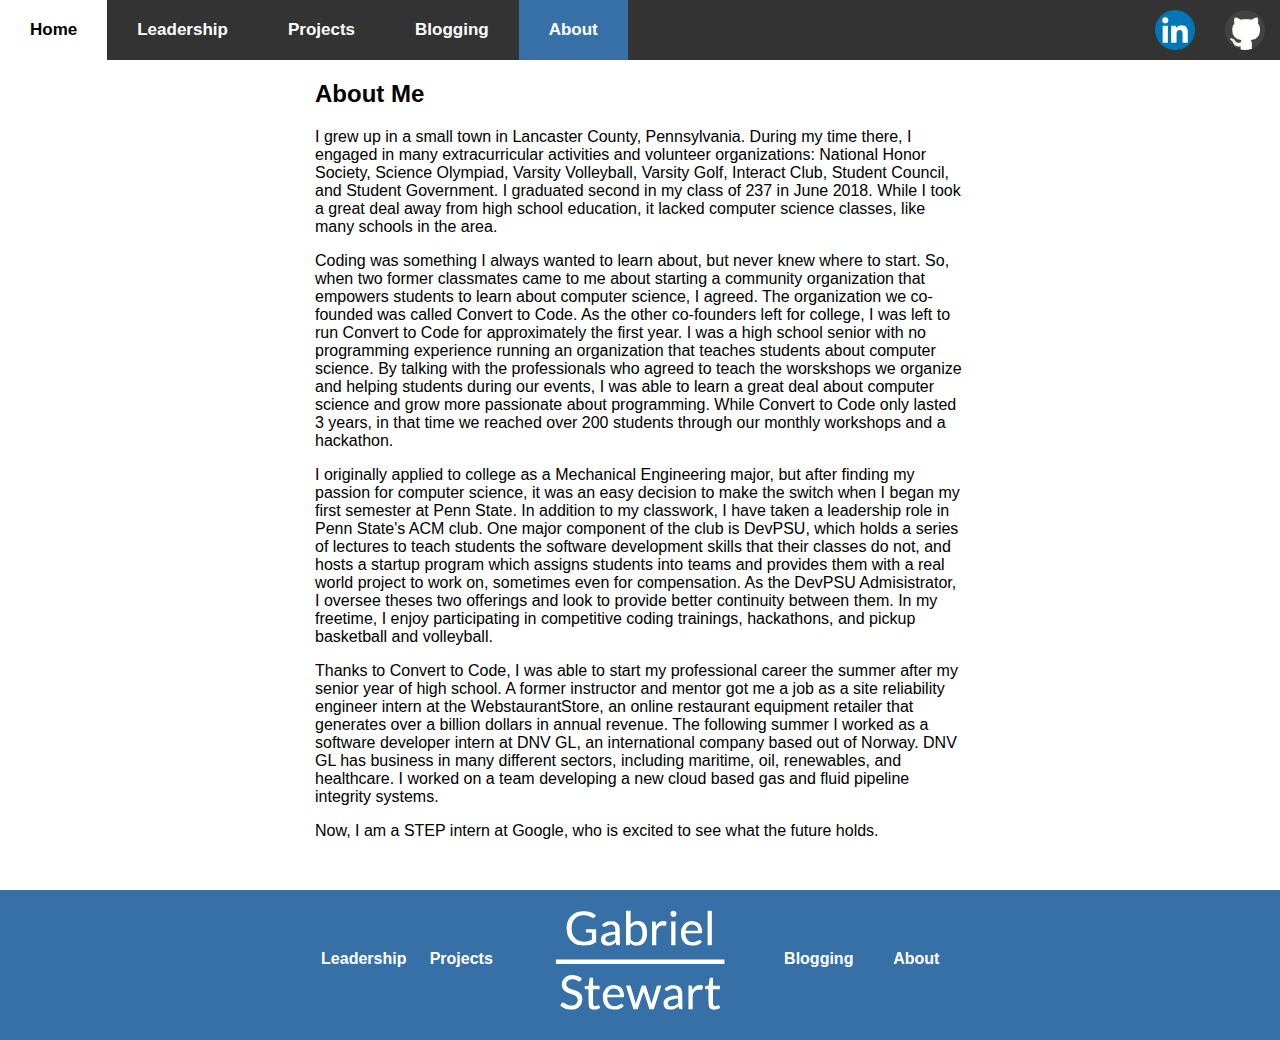
<file: portfolio/src/main/webapp/about.html>
<!DOCTYPE html>
<html>
  <head>
    <meta charset="UTF-8">
    <title>My Portfolio</title>
    <link rel="stylesheet" href="style.css">
    <script src="script.js"></script>
  </head>
  <body>
    <div id="page">
      <div class="top-navigation">
        <a href="index.html">Home</a>
        <a href="leadership.html">Leadership</a>
        <a href="projects.html">Projects</a>
        <a href="blogging.html">Blogging</a>
        <a class="active" href="about.html">About</a>
        <div class="top-navigation-right">
          <a href="https://www.linkedin.com/in/gabriel-stewart-311206171">
            <img src="images/linkedin-logo.png" alt="Linkedin Account">
          </a>
          <a href="https://github.com/glstewart17">
            <img src="images/github-logo.png" alt="Github Account">
          </a>
        </div>
      </div>
      <div id="content">
        <h2>About Me</h2>
        <p>I grew up in a small town in Lancaster County, Pennsylvania. During my time there, I engaged in many extracurricular activities and volunteer 
          organizations: National Honor Society, Science Olympiad, Varsity Volleyball, Varsity Golf, Interact Club, Student Council, and Student Government. 
          I graduated second in my class of 237 in June 2018. While I took a great deal away from high school education, it lacked computer science classes, 
          like many schools in the area.
          
        <p>Coding was something I always wanted to learn about, but never knew where to start. So, when two former classmates came to me about starting a community organization 
          that empowers students to learn about computer science, I agreed. The organization we co-founded was called Convert to Code. As the other co-founders left for college, 
          I was left to run Convert to Code for approximately the first year. I was a high school senior with no programming experience running an organization that teaches 
          students about computer science. By talking with the professionals who agreed to teach the worskshops we organize and helping students during our events, I was able 
          to learn a great deal about computer science and grow more passionate about programming. While Convert to Code only lasted 3 years, in that time we reached over 200 
          students through our monthly workshops and a hackathon.
  
        <p>I originally applied to college as a Mechanical Engineering major, but after finding my passion for computer science, it was an easy decision to make the switch
          when I began my first semester at Penn State. In addition to my classwork, I have taken a leadership role in Penn State's ACM club. One major component of the club
          is DevPSU, which holds a series of lectures to teach students the software development skills that their classes do not, and hosts a startup program which assigns
          students into teams and provides them with a real world project to work on, sometimes even for compensation. As the DevPSU Admisistrator, I oversee theses two 
          offerings and look to provide better continuity between them. In my freetime, I enjoy participating in competitive coding trainings, hackathons, and pickup basketball
          and volleyball.
  
        <p>Thanks to Convert to Code, I was able to start my professional career the summer after my senior year of high school. A former instructor and mentor got me a job as 
          a site reliability engineer intern at the WebstaurantStore, an online restaurant equipment retailer that generates over a billion dollars in annual revenue. The
          following summer I worked as a software developer intern at DNV GL, an international company based out of Norway. DNV GL has business in many different sectors,
          including maritime, oil, renewables, and healthcare. I worked on a team developing a new cloud based gas and fluid pipeline integrity systems.
  
        <p>Now, I am a STEP intern at Google, who is excited to see what the future holds.
        
        <p class="secret">I know how to ride a unicycle.
      </div>
      <div class="footer">
        <div class="footer-container">
          <div class="footer-column">
            <a href="leadership.html">Leadership</a>
          </div>
          <div class="footer-column">
            <a href="projects.html">Projects</a>
          </div>
          <div class="footer-column-logo">
            <a href="index.html">
              <img src="images/logo-white.svg" alt="Logo">
            </a>
          </div>
          <div class="footer-column">
            <a href="blogging.html">Blogging</a>
          </div>
          <div class="footer-column">
            <a href="about.html">About</a>
          </div>
        </div>
      </div>
    </div>
  </body>
</html>
</file>
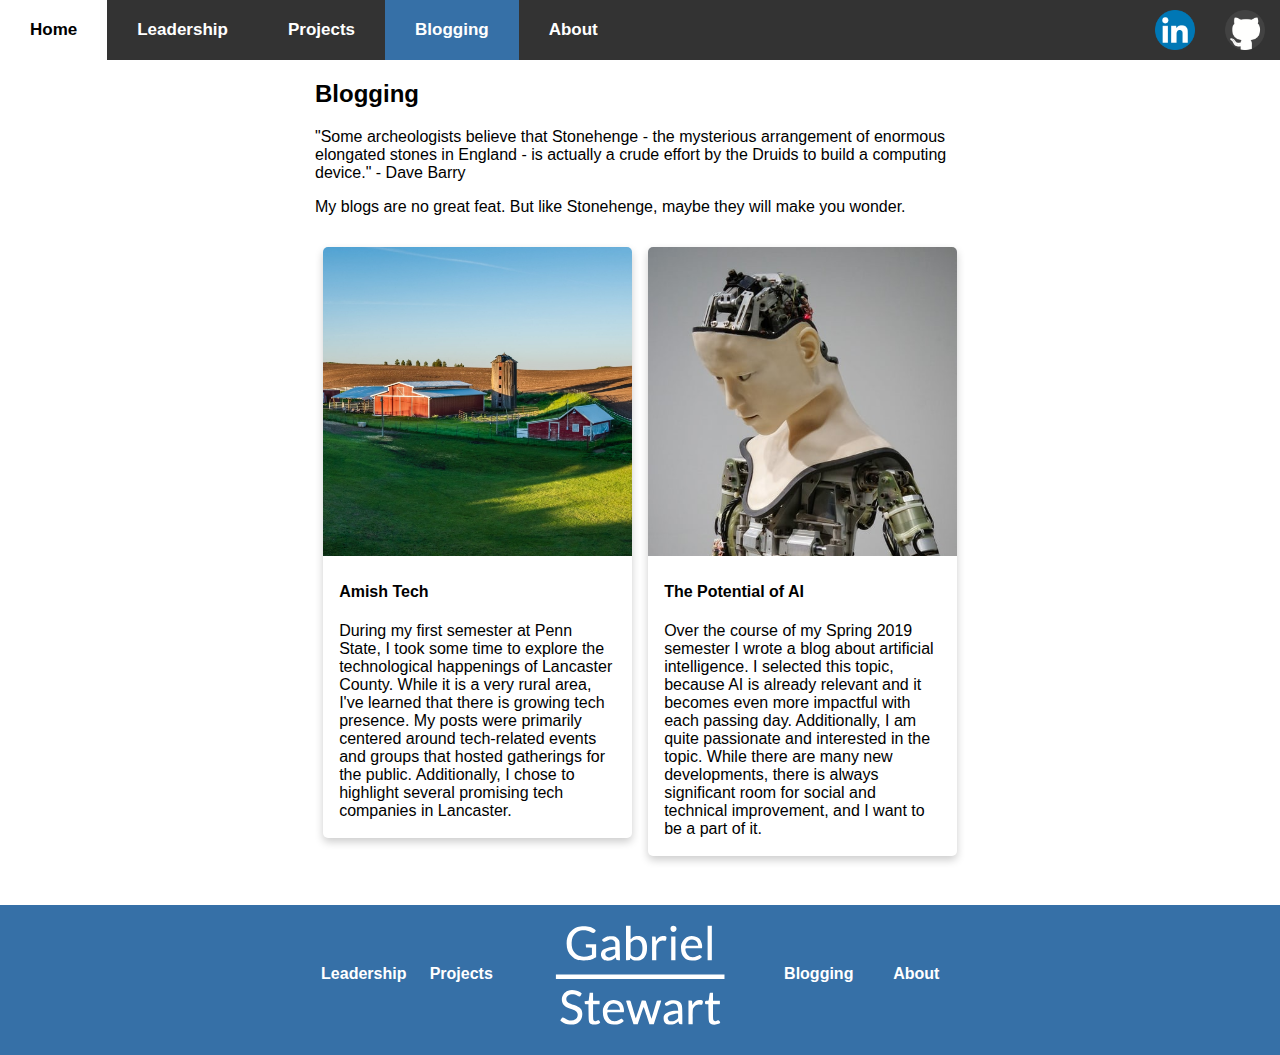
<file: portfolio/src/main/webapp/blogging.html>
<!DOCTYPE html>
<html>
  <head>
    <meta charset="UTF-8">
    <title>My Portfolio</title>
    <link rel="stylesheet" href="style.css">
    <script src="script.js"></script>
  </head>
  <body>
    <div id="page">
      <div class="top-navigation">
        <a href="index.html">Home</a>
        <a href="leadership.html">Leadership</a>
        <a href="projects.html">Projects</a>
        <a class="active" href="blogging.html">Blogging</a>
        <a href="about.html">About</a>
        <div class="top-navigation-right">
          <a href="https://www.linkedin.com/in/gabriel-stewart-311206171">
            <img src="images/linkedin-logo.png" alt="Linkedin Account">
          </a>
          <a href="https://github.com/glstewart17">
            <img src="images/github-logo.png" alt="Github Account">
          </a>
        </div>
      </div>
      <div id="content">
        <h2>Blogging</h2>
        <p>"Some archeologists believe that Stonehenge - the mysterious arrangement of enormous elongated stones 
            in England - is actually a crude effort by the Druids to build a computing device." - Dave Barry
        <p>My blogs are no great feat. But like Stonehenge, maybe they will make you wonder.
        <div class="column">
          <a href="https://sites.psu.edu/gabespassionblog/">
            <div class="card">
              <img src="images/farm.jpg" alt="Farm Land">
              <div class="card-container">
                <h4><b>Amish Tech</b></h4> 
                <p>During my first semester at Penn State, I took some time to explore the technological happenings 
                  of Lancaster County. While it is a very rural area, I've learned that there is growing tech presence.
                  My posts were primarily centered around tech-related events and groups that hosted gatherings  
                  for the public. Additionally, I chose to highlight several promising tech companies in Lancaster.
              </div>
            </div>
          </a>
        </div>
        <div class="column">
          <a href="https://sites.psu.edu/glspassionblog/">
            <div class="card">
              <img src="images/ai.jpeg" alt="Artificial Intelligence">
              <div class="card-container">
                <h4><b>The Potential of AI</b></h4> 
                <p>Over the course of my Spring 2019 semester I wrote a blog about artificial intelligence. 
                  I selected this topic, because AI is already relevant and it becomes even more impactful
                  with each passing day. Additionally, I am quite passionate and interested in the topic. While 
                  there are many new developments, there is always significant room for social and technical  
                  improvement, and I want to be a part of it.
              </div>
            </div>
          </a>
        </div>
        <p class="secret">I want to work with AI professionally.
      </div>
      <div class="footer">
        <div class="footer-container">
          <div class="footer-column">
            <a href="leadership.html">Leadership</a>
          </div>
          <div class="footer-column">
            <a href="projects.html">Projects</a>
          </div>
          <div class="footer-column-logo">
            <a href="index.html">
              <img src="images/logo-white.svg" alt="Logo">
            </a>
          </div>
          <div class="footer-column">
            <a href="blogging.html">Blogging</a>
          </div>
          <div class="footer-column">
            <a href="about.html">About</a>
          </div>
        </div>
      </div>
    </div>
  </body>
</html>
</file>
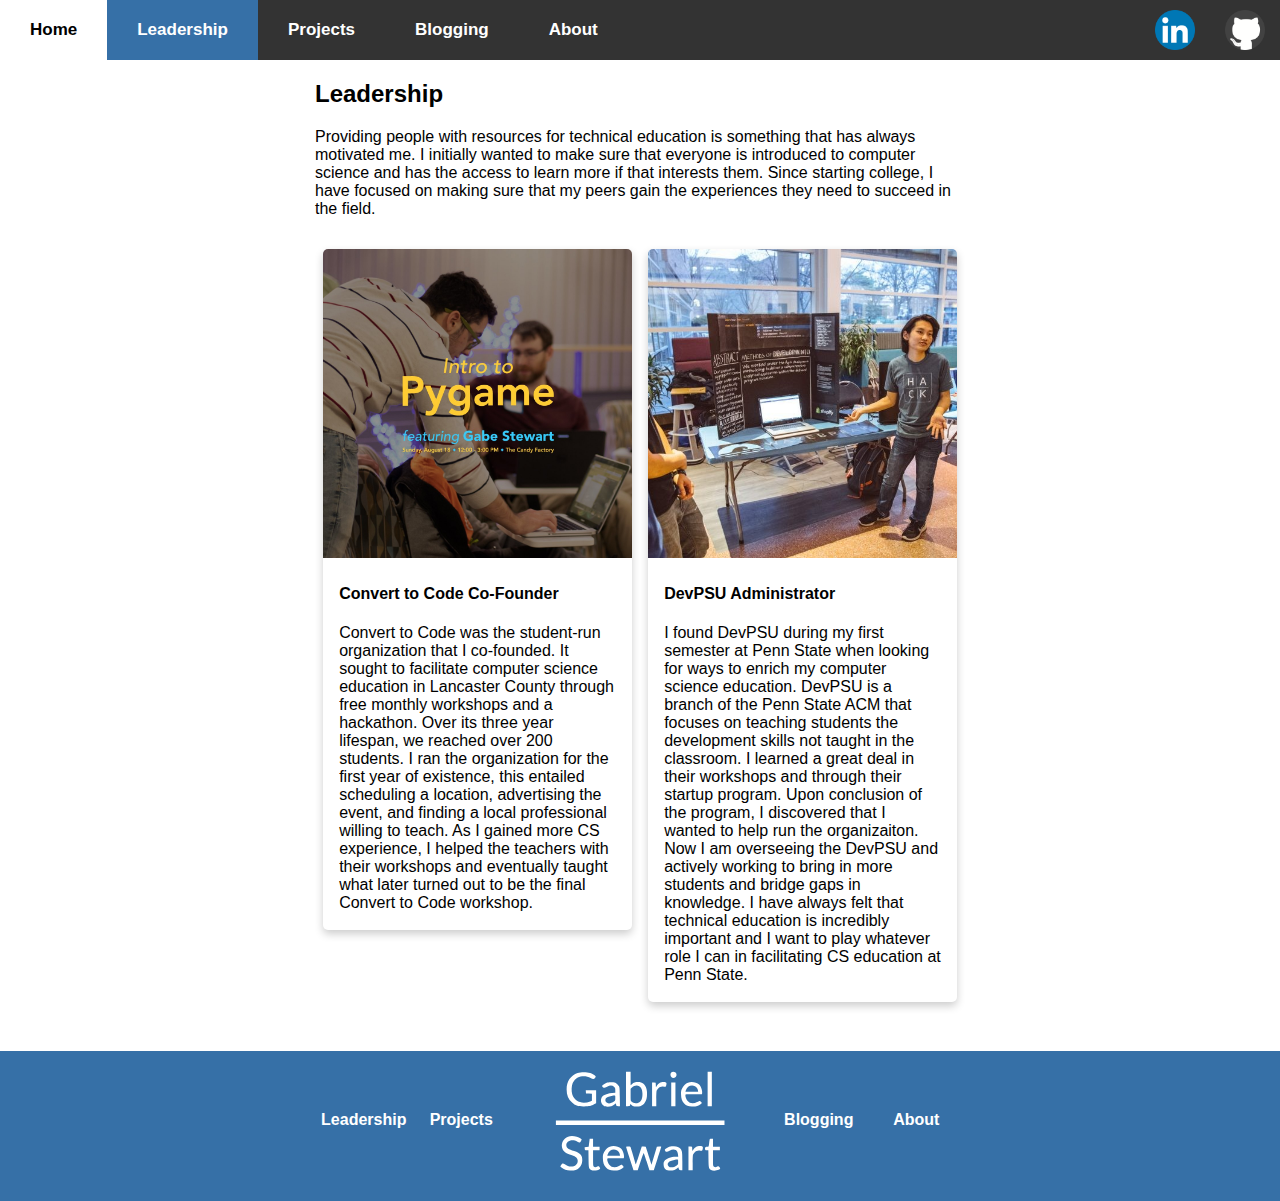
<file: portfolio/src/main/webapp/leadership.html>
<!DOCTYPE html>
<html>
  <head>
    <meta charset="UTF-8">
    <title>My Portfolio</title>
    <link rel="stylesheet" href="style.css">
    <script src="script.js"></script>
  </head>
  <body>
    <div id="page">
      <div class="top-navigation">
        <a href="index.html">Home</a>
        <a class="active" href="leadership.html">Leadership</a>
        <a href="projects.html">Projects</a>
        <a href="blogging.html">Blogging</a>
        <a href="about.html">About</a>
        <div class="top-navigation-right">
          <a href="https://www.linkedin.com/in/gabriel-stewart-311206171">
            <img src="images/linkedin-logo.png" alt="Linkedin Account">
          </a>
          <a href="https://github.com/glstewart17">
            <img src="images/github-logo.png" alt="Github Account">
          </a>
        </div>
      </div> 
      <div id="content">
        <h2>Leadership</h2>
        <p>Providing people with resources for technical education is something that has always motivated me. 
          I initially wanted to make sure that everyone is introduced to computer science and has the access to 
          learn more if that interests them. Since starting college, I have focused on making sure that my peers 
          gain the experiences they need to succeed in the field.
        <div class="column">
          <a href="https://www.facebook.com/convert2code/">
            <div class="card">
              <img src="images/c2c.jpg" alt="Artificial Intelligence">
              <div class="card-container">
                <h4><b>Convert to Code Co-Founder</b></h4> 
                <p>Convert to Code was the student-run organization that I co-founded. It sought to facilitate 
                  computer science education in Lancaster County through free monthly workshops and a hackathon. 
                  Over its three year lifespan, we reached over 200 students. I ran the organization for the first 
                  year of existence, this entailed scheduling a location, advertising the event, and finding a
                  local professional willing to teach. As I gained more CS experience, I helped the teachers with
                  their workshops and eventually taught what later turned out to be the final Convert to Code
                  workshop.
              </div>
            </div>
          </a>
        </div>
        <div class="column">
          <a href="https://acm.psu.edu/devpsu/">
            <div class="card">
              <img src="images/devpsu.jpg" alt="DevPSU">
              <div class="card-container">
                <h4><b>DevPSU Administrator</b></h4> 
                <p>I found DevPSU during my first semester at Penn State when looking for ways to enrich my 
                  computer science education. DevPSU is a branch of the Penn State ACM that focuses 
                  on teaching students the development skills not taught in the classroom. I learned a great 
                  deal in their workshops and through their startup program. Upon conclusion of the program, 
                  I discovered that I wanted to help run the organizaiton. Now I am overseeing the DevPSU and 
                  actively working to bring in more students and bridge gaps in knowledge. I have always felt 
                  that technical education is incredibly important and I want to play whatever role I can in 
                  facilitating CS education at Penn State.
              </div>
            </div>
          </a>
        </div>
        <p class="secret">I really just want to help people learn.
      </div>
      <div class="footer">
        <div class="footer-container">
          <div class="footer-column">
            <a href="leadership.html">Leadership</a>
          </div>
          <div class="footer-column">
            <a href="projects.html">Projects</a>
          </div>
          <div class="footer-column-logo">
            <a href="index.html">
              <img src="images/logo-white.svg" alt="Logo">
            </a>
          </div>
          <div class="footer-column">
            <a href="blogging.html">Blogging</a>
          </div>
          <div class="footer-column">
            <a href="about.html">About</a>
          </div>
        </div>
      </div>
  </body>
</html>
</file>
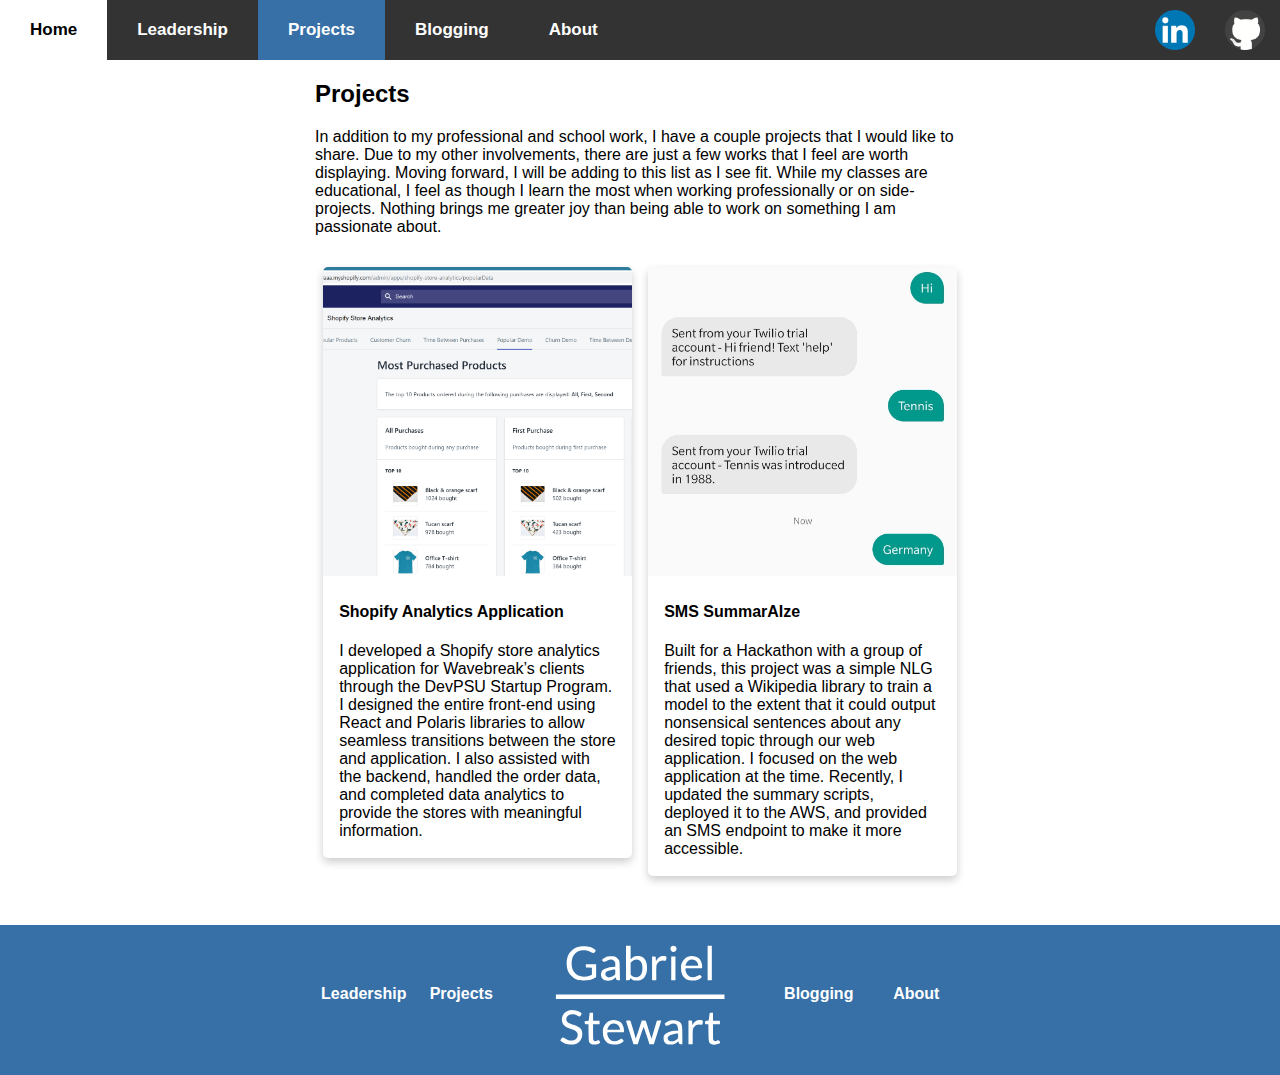
<file: portfolio/src/main/webapp/projects.html>
<!DOCTYPE html>
<html>
  <head>
    <meta charset="UTF-8">
    <title>My Portfolio</title>
    <link rel="stylesheet" href="style.css">
    <script src="script.js"></script>
  </head>
  <body>
    <div id="page">
      <div class="top-navigation">
        <a href="index.html">Home</a>
        <a href="leadership.html">Leadership</a>
        <a class="active" href="projects.html">Projects</a>
        <a href="blogging.html">Blogging</a>
        <a href="about.html">About</a>
        <div class="top-navigation-right">
          <a href="https://www.linkedin.com/in/gabriel-stewart-311206171">
            <img src="images/linkedin-logo.png" alt="Linkedin Account">
          </a>
          <a href="https://github.com/glstewart17">
            <img src="images/github-logo.png" alt="Github Account">
          </a>
        </div>
      </div>
      <div id="content">
        <h2>Projects</h2>
        <p>In addition to my professional and school work, I have a couple projects that I would like to share. 
          Due to my other involvements, there are just a few works that I feel are worth displaying. Moving 
          forward, I will be adding to this list as I see fit. While my classes are educational, I feel as though 
          I learn the most when working professionally or on side-projects. Nothing brings me greater joy than 
          being able to work on something I am passionate about.
        <div class="column">
          <a href="https://github.com/glstewart17/Shopify-App">
            <div class="card">
              <img src="images/analytics.png" alt="Analytics App">
              <div class="card-container">
                <h4><b>Shopify Analytics Application</b></h4> 
                <p>I developed a Shopify store analytics application for Wavebreak’s clients through the DevPSU 
                  Startup Program. I designed the entire front-end using React and Polaris libraries to allow 
                  seamless transitions between the store and application. I also assisted with the backend, 
                  handled the order data, and completed data analytics to provide the stores with meaningful 
                  information.
              </div>
            </div>
          </a>
        </div>
        <div class="column">
          <a href="https://github.com/glstewart17/sms-summarAIze">
            <div class="card">
              <img src="images/summarAIze.png" alt="SMS App">
              <div class="card-container">
                <h4><b>SMS SummarAIze</b></h4> 
                <p>Built for a Hackathon with a group of friends, this project was a simple NLG that used a 
                  Wikipedia library to train a model to the extent that it could output nonsensical sentences 
                  about any desired topic through our web application. I focused on the web application at 
                  the time. Recently, I updated the summary scripts, deployed it to the AWS, and provided 
                  an SMS endpoint to make it more accessible.
              </div>
            </div>
          </a>
        </div>
        <p class="secret">I wish I had more projects.
      </div>
      <div class="footer">
        <div class="footer-container">
          <div class="footer-column">
            <a href="leadership.html">Leadership</a>
          </div>
          <div class="footer-column">
            <a href="projects.html">Projects</a>
          </div>
          <div class="footer-column-logo">
            <a href="index.html">
              <img src="images/logo-white.svg" alt="Logo">
            </a>
          </div>
          <div class="footer-column">
            <a href="blogging.html">Blogging</a>
          </div>
          <div class="footer-column">
            <a href="about.html">About</a>
          </div>
        </div>
      </div>
    </div>
  </body>
</html>
</file>
<file: portfolio/src/main/webapp/style.css>
* {
  box-sizing:border-box
}

body {
  margin: 0;
  font-family: Arial, Helvetica, sans-serif;
}

button {
  background-color: rgb(54, 112, 167);
  color: white;
  font-size: 1em;
  font-weight: bold;
  padding: 12px 20px;
  border: none;
  border-radius: 5px;
  cursor: pointer;
  margin-top: 16px;
  margin-bottom: 16px;
  float: right;
  box-shadow: 0 4px 8px 0 rgba(0,0,0,0.2);
}

button:hover {
  box-shadow: 0 8px 16px 0 rgba(0, 0, 0, 0.3);
}

.card {
  box-shadow: 0 4px 8px 0 rgba(0,0,0,0.2);
  transition: 0.3s;
  width: 95%;
  margin-left: auto;
  margin-right: auto;
  border-radius: 5px;
}

.card:hover {
  box-shadow: 0 8px 16px 0 rgba(0, 0, 0, 0.3);
}

.card-container {
  padding: 2px 16px;
}

.column {
  float: left;
  width: 50%;
  padding: 15px 0px;
}

.column-20 {
  float: left;
  width: 20%;
}

.column-60 {
  float: left;
  width: 60%;
}

.column-80 {
  float: left;
  width: 80%;
}

.column a{
  text-decoration: none;
  color: black;
}

.column-small {
  float: left;
  width: 33.33%;
  padding-bottom: 20px;
}

.column-small a{
  text-decoration: none;
}

.column-small .card{
  background-color: rgb(54, 112, 167);
  color: white;
}

#comment-container {
  margin-top: 16px;
  margin-bottom: 16px;
  color: #bbb;
}

#comment-list {
  width: 100%;
  list-style-type:none;
  padding:0;
  margin:0;
}

#comment-list li{
  border-bottom:1px solid #bbb;
}

#content {
  margin-left: auto;
  margin-right: auto;
  width: 650px;
  padding-bottom: 150px;
}

.delete {
  background-color:  rgb(167, 54, 54);
}

/* Dot and fade animation, found on w3school */
.dot {
  cursor: pointer;
  height: 15px;
  width: 15px;
  margin: 0px 4px;
  background-color: #717171;
  border-color: #bbb;
  border-radius: 50%;
  border-style: solid;
  border-width: 2px;
  display: inline-block;
  transition: background-color 0.6s ease;
}

.active, .dot:hover {
  background-color:  #bbb;
}

.fade {
  -webkit-animation-name: fade;
  -webkit-animation-duration: 1.5s;
  animation-name: fade;
  animation-duration: 1.5s;
}

@-webkit-keyframes fade {
  from {opacity: .4}
  to {opacity: 1}
}

@keyframes fade {
  from {opacity: .4}
  to {opacity: 1}
}

.footer {
  position: absolute;
  left: 0;
  bottom: 0;
  width: 100%;
  background-color: rgb(54, 112, 167);
  text-align: center;
  height: 150px;
  padding-top: 20px;
  padding-bottom: 30px;
}

.footer-column {
  float: left;
  width: 15%;
  text-align: center;
  padding-top: 40px;
}

.footer-column a {
  text-decoration: none;
  font-size: 1em;
  font-weight: bold;
  color: white;
}

.footer-column-logo {
  float: left;
  width: 40%;
  text-align: center;
}

.footer-column-logo img{
  height: 100px;
}

.footer-container {
  margin-left: auto;
  margin-right: auto;
  width: 650px;
}

.form {
  border-bottom:1px solid #bbb;
}

.form-top {
  border-top:1px solid #bbb;
}

.form-last {
  border-bottom: none;
  align-content: center;
}

.form-last .row {
  display: flex;
  justify-content: center;
}

.form-last button{
  float: none;
}

.form-last img{
  margin-bottom: 16px;
}

.icon {
  width: 100px;
  height: 100px;
  border-radius: 50%;
  position: relative;
  overflow: hidden;
  margin-top: 5px;
  margin-bottom: 5px;
}

.icon img {
  object-fit: cover;
  position: absolute;
  left: 50%;
  top: 50%;
  -webkit-transform: translate(-50%, -50%);
  -moz-transform: translate(-50%, -50%);
  -ms-transform: translate(-50%, -50%);
  transform: translate(-50%, -50%);
}

img {
  width: 100%;
  height:100%;
  border-radius: 5px 5px 0px 0px;
}

input[type=text], input[type=number], input[type="file"], select, textarea {
  width: 100%;
  margin-top: 16px;
  font-family:Arial, Helvetica, sans-serif;
  padding: 10px;
  border: 1px solid #bbb;
  border-radius: 5px;
}

label {
  margin-top: 16px;
  padding-top: 10px;
  display: inline-block;
}

.login {
  background-color: rgb(40, 209, 48);
}

.no-top-margin {
  margin-top: 0px;
}

#page {
  position: relative;
  min-height: 100vh;
}

#quote-container {
  margin-top: 16px;
  margin-bottom: 16px;
}

.row:after {
  content: "";
  display: table;
  clear: both;
}

.secret {
  color: white;
}

.slide {
  display: none;
}

.slideshow {
  position: relative;
  box-shadow: 0 4px 8px 0 rgba(0,0,0,0.2);
  margin: 10px 0px 20px 0px;
  border-radius: 5px;
  width: 100%;
}

.slideshow-container {
  position: relative;
  width: 100%;
}

.slideshow-container-subtitle {
  position: absolute;
  bottom: 5px;
  background: rgba(0, 0, 0, 0.6); /* Black background with 0.5 opacity */
  color: #f1f1f1;
  width: 60%;
  margin-left: 20%;
  margin-right: 20%;
  margin-bottom: 15px;
  padding-bottom: 10px;
  text-align:center;
}

.slideshow-subtitle {
  padding: 2px 16px;
}

textarea {
  height:102px;
  resize: vertical;
}

.top-navigation {
  overflow: hidden;
  background-color: #333;
  height: 60px;
}

.top-navigation a {
  float: left;
  color: #ffffff;
  text-align: center;
  padding: 20px 30px; 
  text-decoration: none;
  font-size: 17px;
  font-weight: bold;
}

.top-navigation a:hover {
  background-color: white;
  color: black;
}

.top-navigation a.active {
  background-color: rgb(54, 112, 167);
  color: white;
}

.top-navigation-right {
  float: right;
}

.top-navigation-right a {
  padding: 10px 15px; 
}

.top-navigation-right img {
  max-height: 40px;
  max-width: 40px;
}
</file>
